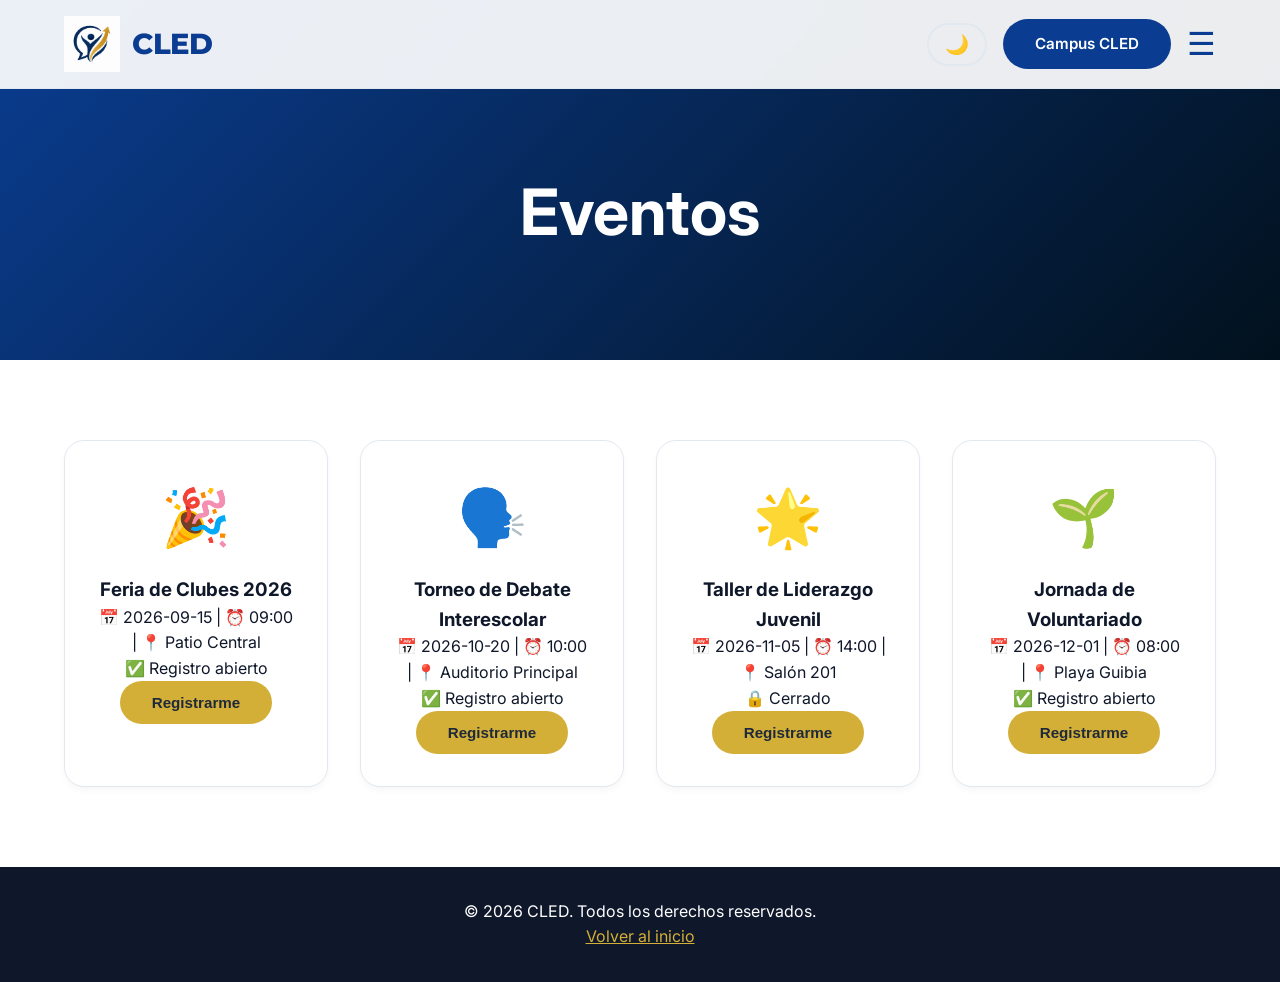
<file: clubes.html>
<!DOCTYPE html>
<html lang="es" class="light">
<head>
    <meta charset="UTF-8">
    <meta name="viewport" content="width=device-width, initial-scale=1.0">
    <meta name="description" content="CLED – Eventos">
    <meta name="theme-color" content="#0A3D91">
    <link rel="icon" type="image/png" href="LOGO_CLED_SF.png">
    <title>CLED – Eventos</title>
    <link rel="preconnect" href="https://fonts.googleapis.com">
    <link rel="preconnect" href="https://fonts.gstatic.com" crossorigin>
    <link href="https://fonts.googleapis.com/css2?family=Inter:wght@300;400;500;600;700&family=Montserrat:wght@400;500;600;700;800&display=swap" rel="stylesheet">
    <style>
        /* ============ VARIABLES Y TEMAS ============ */
        :root {
            --bg: #FFFFFF;
            --bg-alt: #F8FAFC;
            --text: #0F172A;
            --text-secondary: #64748B;
            --border: #E2E8F0;
            --card-bg: #FFFFFF;
            --header-bg: rgba(255,255,255,0.92);
            --shadow: 0 4px 6px rgba(0,0,0,0.03);
            --shadow-hover: 0 12px 28px rgba(0,0,0,0.08);
            --primary: #0A3D91;
            --primary-hover: #062757;
            --gold: #D4AF37;
            --gold-hover: #b8960f;
            --transition-speed: 0.25s;
        }

        .dark {
            --bg: #0F172A;
            --bg-alt: #1E293B;
            --text: #F1F5F9;
            --text-secondary: #94A3B8;
            --border: #334155;
            --card-bg: #1E293B;
            --header-bg: rgba(15,23,42,0.92);
            --shadow: 0 4px 6px rgba(0,0,0,0.15);
            --shadow-hover: 0 12px 28px rgba(0,0,0,0.25);
        }

        * { margin:0; padding:0; box-sizing:border-box; }

        body {
            font-family: 'Inter', sans-serif;
            background: var(--bg);
            color: var(--text);
            line-height: 1.6;
            transition: background var(--transition-speed), color var(--transition-speed);
        }

        .container { max-width: 1200px; margin: 0 auto; padding: 0 1.5rem; }

        /* ============ HEADER ============ */
        .main-header {
            position: fixed; top:0; left:0; right:0; z-index:100; padding:1rem 0;
            background: var(--header-bg); backdrop-filter:blur(14px);
            border-bottom: 1px solid var(--border);
            transition: all var(--transition-speed);
        }
        .header-inner {
            display:flex; align-items:center; justify-content:space-between;
            max-width:1200px; margin:0 auto; padding:0 1.5rem;
        }
        .logo { display:flex; align-items:center; gap:0.75rem; }
        .logo img { height:56px; transition: transform 0.3s; }
        .logo img:hover { transform: scale(1.05); }
        .logo span {
            font-weight:800; font-size:1.8rem; color:var(--primary);
            font-family:'Montserrat',sans-serif; letter-spacing: -0.5px;
        }
        .menu-btn {
            background:none; border:none; font-size:2rem; cursor:pointer;
            color:var(--primary); transition: transform 0.2s;
        }
        .menu-btn:hover { transform: rotate(90deg); }

        /* ============ BOTONES ============ */
        .btn {
            display:inline-flex; align-items:center; gap:0.5rem;
            padding:0.8rem 2rem; border-radius:9999px; font-weight:600;
            cursor:pointer; border:none; text-decoration:none;
            transition: all 0.3s cubic-bezier(0.4, 0, 0.2, 1);
            font-size:0.95rem;
        }
        .btn-primary { background:var(--primary); color:white; }
        .btn-primary:hover { background:var(--primary-hover); transform:translateY(-2px); box-shadow:0 8px 20px rgba(10,61,145,0.3); }
        .btn-outline { background:transparent; border:2px solid var(--border); color:var(--text); }
        .btn-outline:hover { background:var(--border); transform:translateY(-2px); }
        .btn-gold { background:var(--gold); color:#1e293b; }
        .btn-gold:hover { background:var(--gold-hover); transform:translateY(-2px); box-shadow:0 8px 20px rgba(212,175,55,0.4); }

        .theme-toggle {
            background:none; border:2px solid var(--border); color:var(--text);
            padding:0.5rem 1rem; border-radius:9999px; cursor:pointer;
            font-size:1.2rem; transition: all 0.3s;
        }
        .theme-toggle:hover { background:var(--border); }

        /* ============ MENÚ LATERAL DERECHO ============ */
        .menu-backdrop {
            position: fixed; inset: 0; background: rgba(0,0,0,0.35);
            z-index: 199; opacity: 0; pointer-events: none;
            transition: opacity 0.3s ease;
        }
        .menu-backdrop.open { opacity: 1; pointer-events: auto; }

        .menu-overlay {
            position: fixed; top: 0; right: 0; bottom: 0; z-index: 200;
            width: 320px; max-width: 80vw;
            background: rgba(10,61,145,0.97);
            display: flex; flex-direction: column; align-items: center; justify-content: center;
            transform: translateX(100%);
            transition: transform 0.35s cubic-bezier(0.4, 0, 0.2, 1);
            padding: 2rem 1.5rem;
        }
        .menu-overlay.open { transform: translateX(0); }

        .menu-container { width: 100%; text-align: center; }

        .menu-overlay nav { display: flex; flex-direction: column; gap: 1.2rem; }

        .menu-overlay a {
            color: white; font-size: 1.3rem;
            font-weight: 700; font-family: 'Montserrat', sans-serif;
            transition: color 0.2s, transform 0.2s;
            padding: 0.5rem 0;
            text-decoration: none;
        }
        .menu-overlay a:hover { color: var(--gold); transform: scale(1.05); }

        .menu-close {
            position: absolute; top: 1rem; right: 1.5rem;
            background: none; border: none; font-size: 2rem; color: white;
            cursor: pointer; transition: transform 0.3s;
        }
        .menu-close:hover { transform: rotate(90deg); }

        /* ============ HERO ============ */
        .hero {
            min-height: 40vh; display:flex; align-items:center;
            background:linear-gradient(135deg, #0A3D91 0%, #02111D 100%);
            color:white; position:relative; overflow:hidden;
        }
        .hero h1 { font-size: clamp(2.5rem, 6vw, 4rem); }

        /* ============ SECCIONES ============ */
        .section { padding:5rem 0; }
        .section-title {
            font-size:2.2rem; font-weight:800; margin-bottom:1.5rem;
            color:var(--primary); transition: color 0.3s;
        }
        .card {
            background:var(--card-bg); border-radius:20px; padding:2rem;
            box-shadow:var(--shadow); border:1px solid var(--border);
            transition: all 0.35s cubic-bezier(0.4, 0, 0.2, 1);
            text-align:center;
        }
        .card:hover { transform:translateY(-8px); box-shadow:var(--shadow-hover); }

        .grid-3 { display:grid; grid-template-columns: repeat(auto-fit, minmax(260px,1fr)); gap:2rem; }

        .event-emoji { font-size:3.5rem; margin-bottom:0.75rem; transition: transform 0.3s; }
        .card:hover .event-emoji { transform: scale(1.1); }

        /* ============ MODAL ============ */
        .modal-overlay {
            position:fixed; inset:0; background:rgba(0,0,0,0.5); backdrop-filter:blur(6px);
            display:flex; align-items:center; justify-content:center; z-index:1000;
            opacity:0; pointer-events:none; transition:opacity 0.35s;
        }
        .modal-overlay.open { opacity:1; pointer-events:auto; }
        .modal-content {
            background:var(--card-bg); border-radius:24px; max-width:600px;
            width:92%; max-height:85vh; overflow-y:auto; padding:2.5rem;
            position:relative; box-shadow:0 20px 40px rgba(0,0,0,0.15);
            transform: scale(0.95); transition: transform 0.3s;
        }
        .modal-overlay.open .modal-content { transform: scale(1); }
        .modal-close {
            position:absolute; top:1.2rem; right:1.5rem; background:none;
            border:none; font-size:2rem; cursor:pointer; color:var(--text);
            transition: transform 0.2s;
        }
        .modal-close:hover { transform: rotate(90deg); }

        /* ============ FORMULARIOS ============ */
        .form-group { margin-bottom:1.4rem; }
        .form-group label { display:block; margin-bottom:0.5rem; font-weight:600; color:var(--text); }
        .form-group input, .form-group select {
            width:100%; padding:0.8rem 1.2rem; border:2px solid var(--border);
            border-radius:12px; background:var(--bg); color:var(--text);
            font-family:inherit; font-size:1rem; transition: border 0.2s;
        }
        .form-group input:focus, .form-group select:focus { outline:none; border-color:var(--primary); }

        @media (max-width:768px) {
            .menu-overlay { width: 280px; }
            .menu-overlay a { font-size: 1.2rem; }
            .logo img { height:44px; }
            .logo span { font-size:1.4rem; }
        }
    </style>
</head>
<body>
    <header class="main-header">
        <div class="header-inner">
            <div class="logo">
                <img src="LOGO_CLED.png" alt="CLED Logo">
                <span>CLED</span>
            </div>
            <div style="display:flex; align-items:center; gap:1rem;">
                <button class="theme-toggle" id="themeToggle" aria-label="Cambiar tema">🌓</button>
                <a href="login.html" class="btn btn-primary">Campus CLED</a>
                <button class="menu-btn" id="menuBtn" aria-label="Abrir menú">☰</button>
            </div>
        </div>
    </header>

    <div class="menu-backdrop" id="menuBackdrop"></div>
    <div class="menu-overlay" id="menuOverlay">
        <button class="menu-close" id="menuClose">&times;</button>
        <div class="menu-container">
            <nav>
                <a href="index.html">Inicio</a>
                <a href="nosotros.html">Nosotros</a>
                <a href="clubes.html">Clubes</a>
                <a href="eventos.html">Eventos</a>
                <a href="noticias.html">Noticias</a>
                <a href="galeria.html">Galería</a>
                <a href="impacto.html">Impacto</a>
                <a href="documentos.html">Documentos</a>
                <a href="validar.html">Validar Certificado</a>
                <a href="contacto.html">Contacto</a>
                <a href="faq.html">FAQ</a>
            </nav>
        </div>
    </div>

    <section class="hero">
        <div class="container" style="padding-top:4rem;">
            <h1>Eventos</h1>
        </div>
    </section>

    <section class="section">
        <div class="container">
            <div class="grid-3" id="eventosContainer"></div>
        </div>
    </section>

    <footer style="background:#0F172A; color:white; padding:2rem 0; text-align:center;">
        <div class="container">
            <p>© 2026 CLED. Todos los derechos reservados.</p>
            <p><a href="index.html" style="color:var(--gold);">Volver al inicio</a></p>
        </div>
    </footer>

    <!-- Modal de registro -->
    <div class="modal-overlay" id="registroModal">
        <div class="modal-content" id="registroModalContent"></div>
    </div>

    <script>
        // ==================== TEMA OSCURO ====================
        const themeToggle = document.getElementById('themeToggle');
        const html = document.documentElement;
        const savedTheme = localStorage.getItem('theme') || 'light';
        html.className = savedTheme;
        themeToggle.textContent = savedTheme === 'dark' ? '☀️' : '🌙';

        themeToggle.addEventListener('click', () => {
            const newTheme = html.className === 'dark' ? 'light' : 'dark';
            html.className = newTheme;
            themeToggle.textContent = newTheme === 'dark' ? '☀️' : '🌙';
            localStorage.setItem('theme', newTheme);
        });

        // ==================== MENÚ LATERAL ====================
        const menuBtn = document.getElementById('menuBtn');
        const menuOverlay = document.getElementById('menuOverlay');
        const menuClose = document.getElementById('menuClose');
        const menuBackdrop = document.getElementById('menuBackdrop');
        function openMenu() { menuOverlay.classList.add('open'); menuBackdrop.classList.add('open'); }
        function closeMenu() { menuOverlay.classList.remove('open'); menuBackdrop.classList.remove('open'); }
        menuBtn.addEventListener('click', openMenu);
        menuClose.addEventListener('click', closeMenu);
        menuBackdrop.addEventListener('click', closeMenu);
        document.querySelectorAll('.menu-overlay a').forEach(link => link.addEventListener('click', closeMenu));

        // ==================== DATOS DE EVENTOS ====================
        // Para agregar un evento, copia un bloque {} y edita los valores
        const eventsData = [
            {
                id: '1',
                titulo: 'Feria de Clubes 2026',
                fecha: '2026-09-15',
                hora: '09:00',
                lugar: 'Patio Central',
                estado: 'abierto',
                emoji: '🎉'
            },
            {
                id: '2',
                titulo: 'Torneo de Debate Interescolar',
                fecha: '2026-10-20',
                hora: '10:00',
                lugar: 'Auditorio Principal',
                estado: 'abierto',
                emoji: '🗣️'
            },
            {
                id: '3',
                titulo: 'Taller de Liderazgo Juvenil',
                fecha: '2026-11-05',
                hora: '14:00',
                lugar: 'Salón 201',
                estado: 'cerrado',
                emoji: '🌟'
            },
            {
                id: '4',
                titulo: 'Jornada de Voluntariado',
                fecha: '2026-12-01',
                hora: '08:00',
                lugar: 'Playa Guibia',
                estado: 'abierto',
                emoji: '🌱'
            }
        ];

        // ==================== RENDERIZAR EVENTOS ====================
        function renderEventos() {
            const container = document.getElementById('eventosContainer');
            container.innerHTML = eventsData.map(e => `
                <div class="card">
                    <div class="event-emoji">${e.emoji}</div>
                    <h3>${e.titulo}</h3>
                    <p>📅 ${e.fecha} | ⏰ ${e.hora} | 📍 ${e.lugar}</p>
                    <p>${e.estado === 'abierto' ? '✅ Registro abierto' : '🔒 Cerrado'}</p>
                    <button class="btn btn-gold" ${e.estado !== 'abierto' ? 'disabled' : ''} onclick="abrirRegistro('${e.id}')">Registrarme</button>
                </div>
            `).join('');
        }

        // ==================== MODAL DE REGISTRO ====================
        window.abrirRegistro = function(eventoId) {
            const modal = document.getElementById('registroModal');
            const content = document.getElementById('registroModalContent');
            content.innerHTML = `
                <button class="modal-close" onclick="document.getElementById('registroModal').classList.remove('open')">&times;</button>
                <h2>Registro al Evento</h2>
                <form id="formRegistro" data-evento="${eventoId}">
                    <div class="form-group">
                        <label>Rol</label>
                        <select id="rol"><option value="">Seleccione</option><option value="Estudiante">Estudiante</option><option value="Docente">Docente</option><option value="Gestion">Equipo de Gestión</option></select>
                    </div>
                    <div id="camposDinamicos"></div>
                    <button type="submit" class="btn btn-primary" style="width:100%;">Registrarme</button>
                </form>
                <div id="paseDigital" style="margin-top:1rem; text-align:center;"></div>
            `;
            document.getElementById('rol').addEventListener('change', actualizarCampos);
            document.getElementById('formRegistro').addEventListener('submit', registrarEvento);
            modal.classList.add('open');
        };

        function actualizarCampos() {
            const rol = document.getElementById('rol').value;
            let html = '';
            if (rol === 'Estudiante') {
                html = `
                    <div class="form-group"><input placeholder="Nombre(s)" id="nombre" required></div>
                    <div class="form-group"><input placeholder="Apellido(s)" id="apellido" required></div>
                    <div class="form-group"><label>Grado</label><select id="grado"><option value="">-</option><option>3ro</option><option>4to</option><option>5to</option><option>6to</option></select></div>
                    <div class="form-group"><label>Sección</label><select id="seccion"><option>A</option><option>B</option><option>C</option><option>D</option><option>E</option></select></div>
                    <div class="form-group" id="moduloGroup" style="display:none;"><label>Módulo</label><select id="modulo"><option>Informática</option><option>Gestión</option><option>Logística</option><option>Refrigeración</option><option>Electrónica</option><option>Electricidad</option></select></div>
                    <div class="form-group"><input type="email" placeholder="Correo electrónico" id="email" required></div>`;
            } else if (rol === 'Docente') {
                html = `
                    <div class="form-group"><input placeholder="Nombre(s)" id="nombre" required></div>
                    <div class="form-group"><input placeholder="Apellido(s)" id="apellido" required></div>
                    <div class="form-group"><label>Modalidad</label><select id="modalidad"><option value="">-</option><option>Académica</option><option>Técnica</option></select></div>
                    <div class="form-group" id="areaGroup" style="display:none;"><label>Área</label><select id="area"><option>Lengua Española</option><option>Matemáticas</option><option>Sociales</option><option>Naturales</option><option>Educación Física</option><option>Educación Artística</option><option>Formación Integral Humana</option><option>Inglés</option><option>Francés</option><option>Moral y Cívica</option></select></div>
                    <div class="form-group" id="tecnicoGroup" style="display:none;"><label>Técnico</label><select id="tecnico"><option>Informática</option><option>Gestión</option><option>Logística</option><option>Refrigeración</option><option>Electrónica</option><option>Electricidad</option></select></div>
                    <div class="form-group"><input type="email" placeholder="Correo electrónico" id="email" required></div>`;
            } else if (rol === 'Gestion') {
                html = `
                    <div class="form-group"><input placeholder="Nombre(s)" id="nombre" required></div>
                    <div class="form-group"><input placeholder="Apellido(s)" id="apellido" required></div>
                    <div class="form-group"><label>Rol</label><select id="rolGestion"><option>Director</option><option>Sub-Director</option><option>Orientadora</option><option>Coordinador/a</option><option>Secretaria</option><option>Dinamizador TIC</option></select></div>
                    <div class="form-group"><input type="email" placeholder="Correo electrónico" id="email" required></div>`;
            }
            document.getElementById('camposDinamicos').innerHTML = html;
            if (rol === 'Estudiante') {
                const grado = document.getElementById('grado');
                const moduloGroup = document.getElementById('moduloGroup');
                const seccion = document.getElementById('seccion');
                grado.addEventListener('change', () => {
                    moduloGroup.style.display = (grado.value && grado.value !== '3ro') ? 'block' : 'none';
                    seccion.innerHTML = (grado.value === '3ro') ?
                        ['A','B','C','D','E'].map(v => `<option>${v}</option>`).join('') :
                        ['A','B'].map(v => `<option>${v}</option>`).join('');
                });
            } else if (rol === 'Docente') {
                document.getElementById('modalidad').addEventListener('change', function() {
                    document.getElementById('areaGroup').style.display = this.value === 'Académica' ? 'block' : 'none';
                    document.getElementById('tecnicoGroup').style.display = this.value === 'Técnica' ? 'block' : 'none';
                });
            }
        }

        function registrarEvento(e) {
            e.preventDefault();
            const nombre = document.getElementById('nombre').value;
            const apellido = document.getElementById('apellido').value;
            const codigo = 'CLED-' + Math.random().toString(36).substr(2, 8).toUpperCase();
            const qrUrl = `https://api.qrserver.com/v1/create-qr-code/?size=150x150&data=${codigo}`;
            document.getElementById('paseDigital').innerHTML = `
                <h3>✅ Registro exitoso</h3>
                <p><strong>Código:</strong> ${codigo}</p>
                <img src="${qrUrl}" alt="QR">
                <p style="color:red;">📸 Captura este código.</p>
                <button class="btn btn-primary" onclick="descargarPDF('${nombre} ${apellido}', '${codigo}')">Descargar PDF</button>`;
        }

        window.descargarPDF = function(nombre, codigo) {
            const qrImg = document.querySelector('#paseDigital img').src;
            const win = window.open('', '_blank');
            win.document.write(`
                <html><head><title>Pase de Evento</title></head><body style="text-align:center;font-family:sans-serif;">
                    <img src="LOGO_CLED.png" width="80"><h1>CLED</h1>
                    <h2>Pase de Evento</h2><p>${nombre}</p>
                    <img src="${qrImg}"><p>Código: ${codigo}</p>
                </body></html>`);
            win.document.close();
            win.print();
        };

        // Cerrar modal al hacer clic fuera
        document.querySelectorAll('.modal-overlay').forEach(modal => {
            modal.addEventListener('click', function(e) { if (e.target === modal) modal.classList.remove('open'); });
        });

        // Renderizar eventos al cargar
        renderEventos();
    </script>
</body>
</html>
</file>
